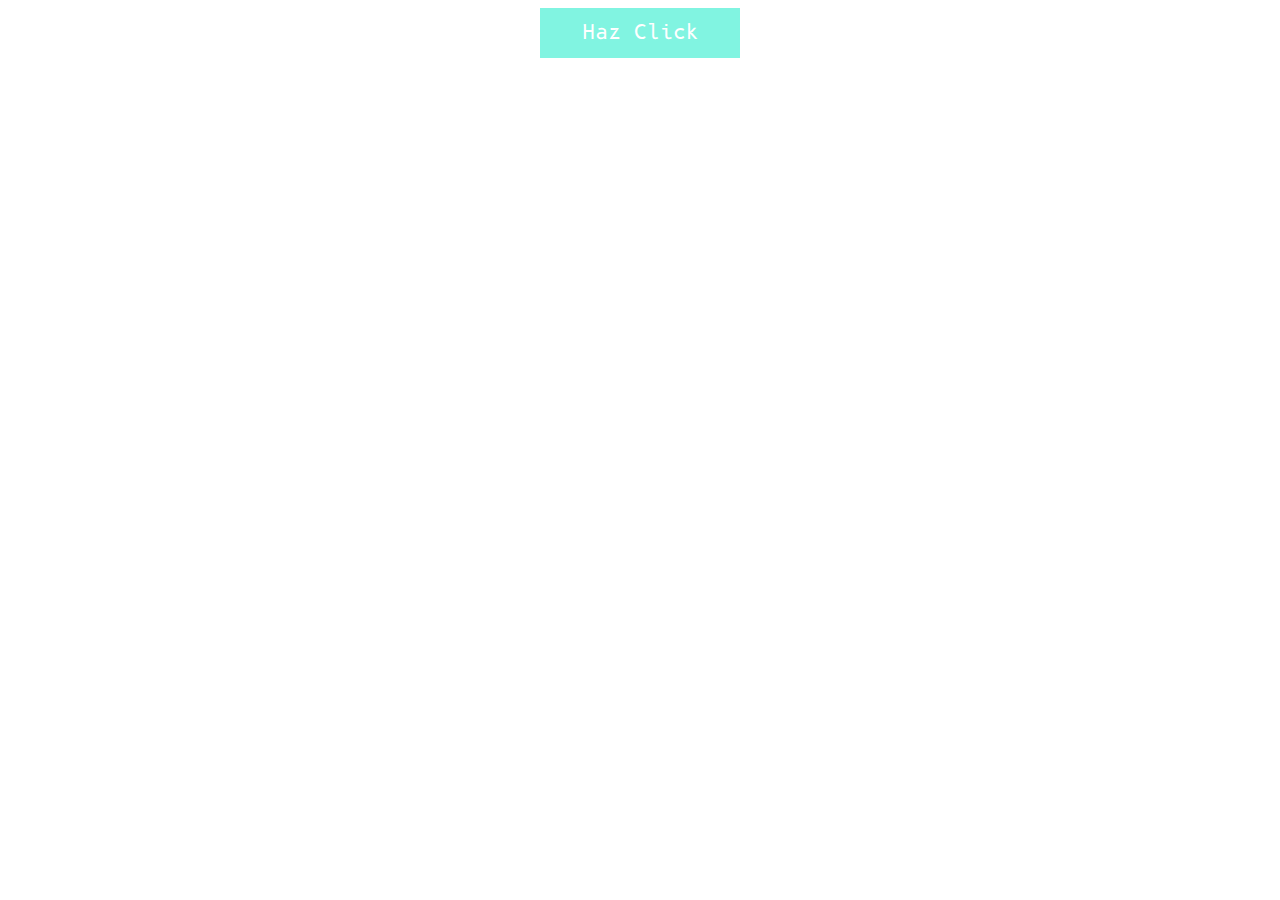
<file: ejercicio-1/index.html>
<!DOCTYPE html>
<html lang="es" dir="ltr">
  <head>
    <meta charset="utf-8">
    <meta name="viewport" content="width=device-width, initial-scale=1.0">
    <title>Ejercicio 1</title>
    <link href="https://fonts.googleapis.com/css?family=B612+Mono:700&display=swap" rel="stylesheet">
    <link rel="stylesheet" href="assets/style.css">
  </head>

  <body>
    <div class="container">
      <div class="row">
          <button class="button" type="button" name="button">Haz Click</button>
      </div>
    </div>

  </body>
</html>
</file>
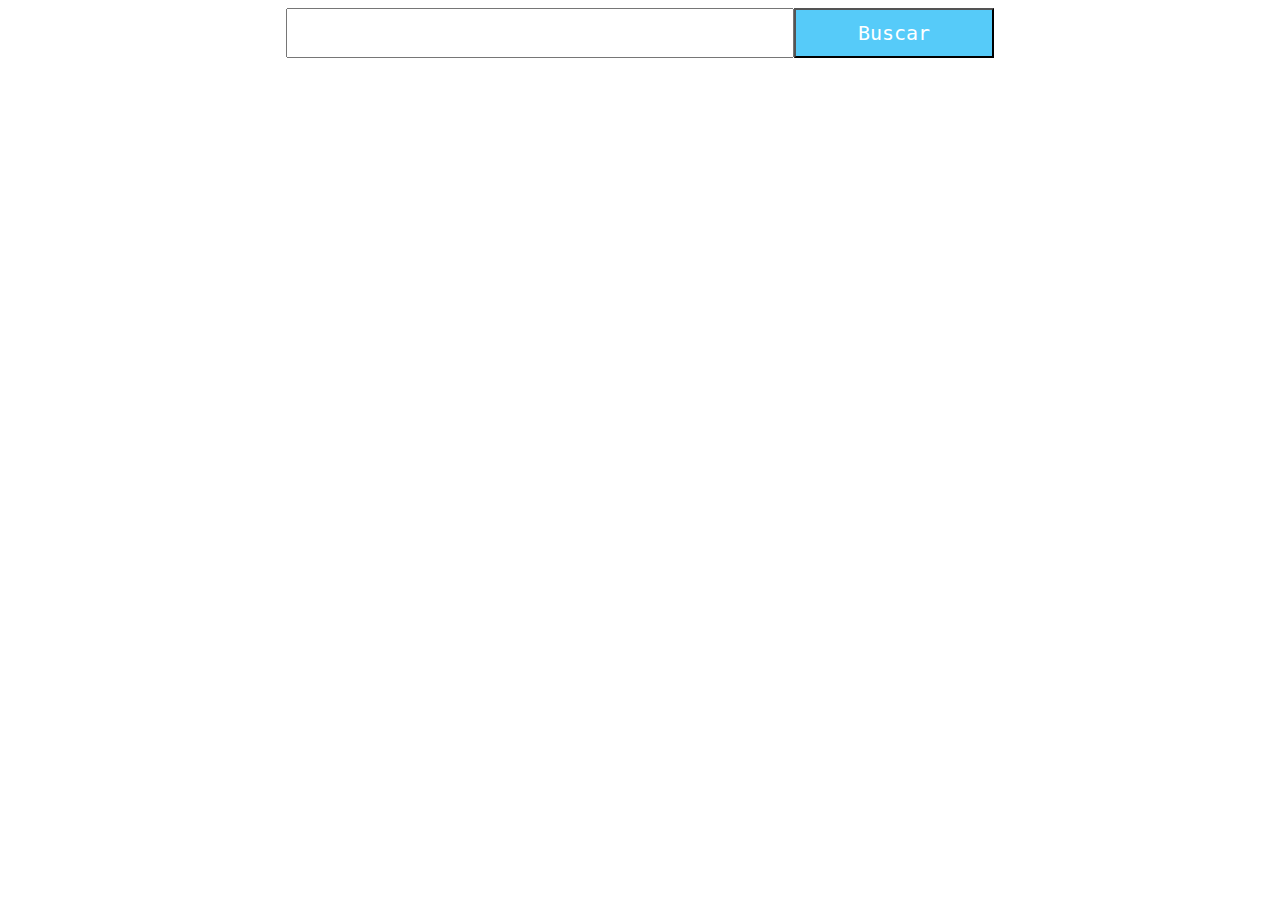
<file: ejercicio-2/index.html>
<!DOCTYPE html>
<html lang="es" dir="ltr">
  <head>
    <meta charset="utf-8">
    <meta name="viewport" content="width=device-width, initial-scale=1.0">
    <title>Ejercicio 2</title>
    <link rel="stylesheet" href="assets/style.css">
  </head>

  <body>
    <div class="container">
      <div class="row">
        <div class="form">
          <input type="text" name="" value="">
          <button class="button" type="button" name="button">Buscar</button>
        </div>
      </div>

    </div>

  </body>
</html>
</file>
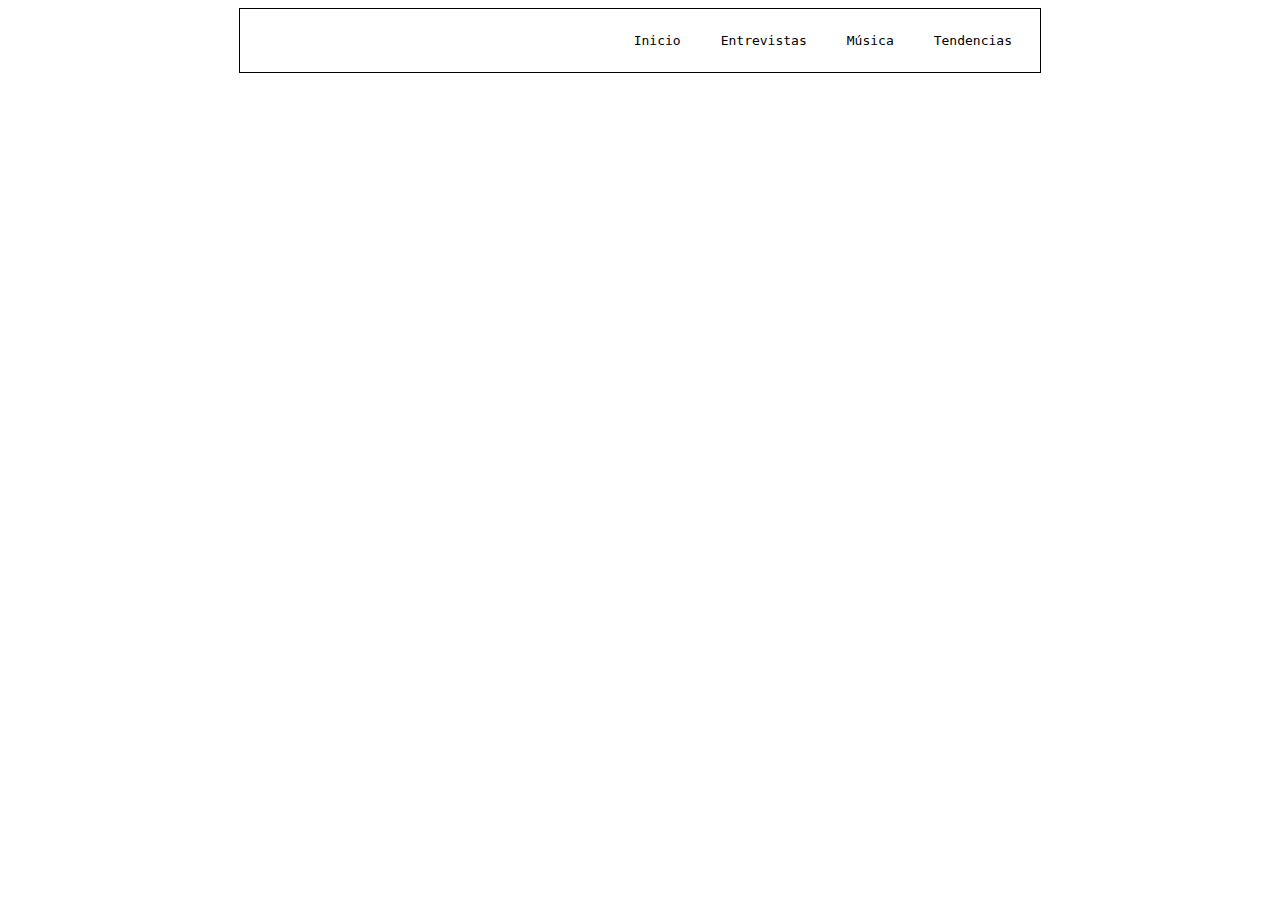
<file: ejercicio-3/index.html>
<!DOCTYPE html>
<html lang="es" dir="ltr">
<head>
  <meta charset="utf-8">
  <meta name="viewport" content="width=device-width, initial-scale=1.0">
  <title>Ejercicio 3</title>
  <!--Font awesome-->
  <link rel="stylesheet" href="https://use.fontawesome.com/releases/v5.8.1/css/all.css" integrity="sha384-50oBUHEmvpQ+1lW4y57PTFmhCaXp0ML5d60M1M7uH2+nqUivzIebhndOJK28anvf" crossorigin="anonymous">
  <link rel="stylesheet" href="assets/style.css">
</head>

<body>
  <div class="container">
      <div class="logo">
        <i class="fab fa-slack"></i>
      </div>

      <div class="menu">
        <ul>
          <li>Inicio</li>
          <li>Entrevistas</li>
          <li>Música</li>
          <li>Tendencias</li>
        </ul>
      </div>
  </div>

</body>
</html>
</file>
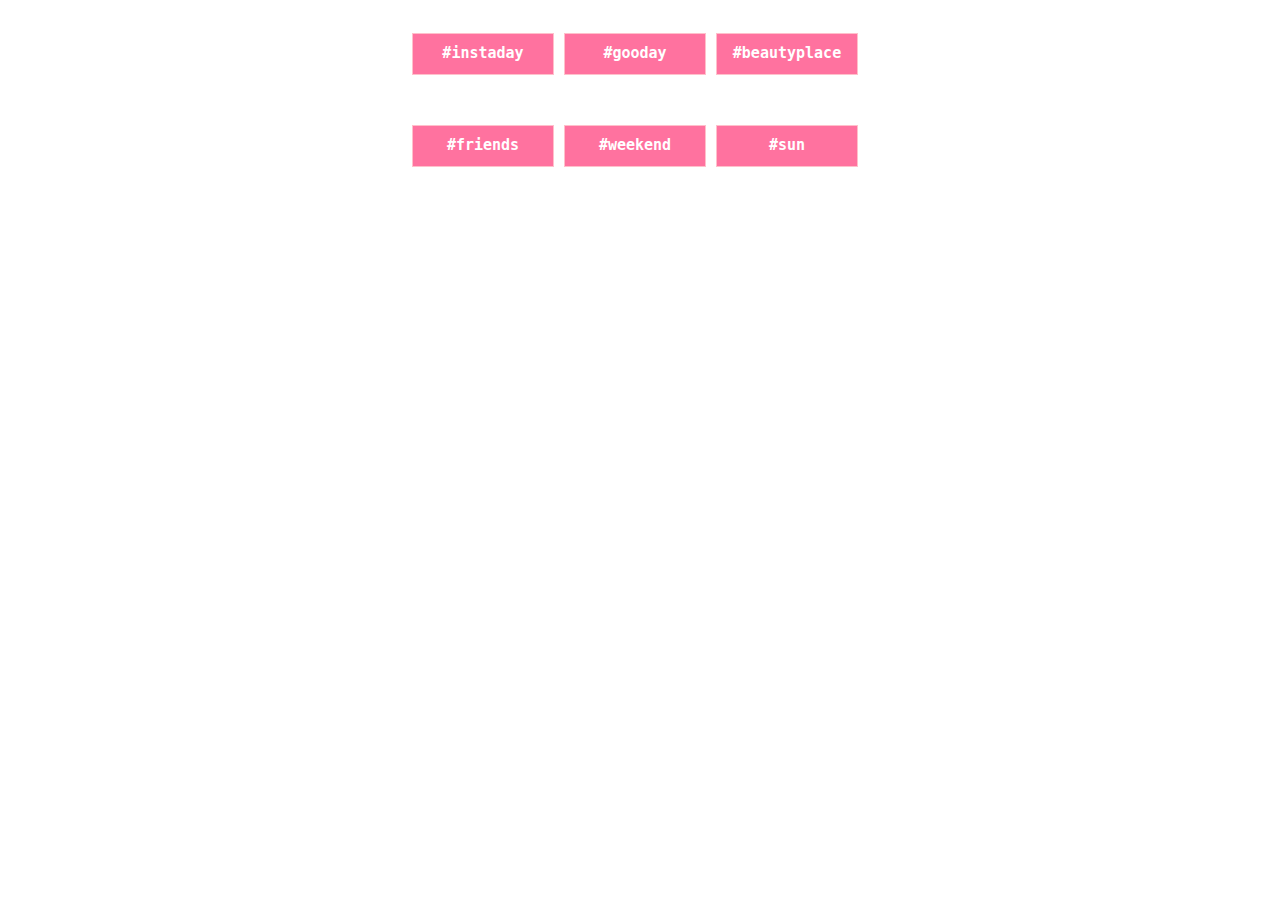
<file: ejercicio-4/index.html>
<!DOCTYPE html>
<html lang="es" dir="ltr">
<head>
  <meta charset="utf-8">
  <meta name="viewport" content="width=device-width, initial-scale=1.0">
  <title>Ejercicio 4</title>
  <link rel="stylesheet" href="assets/style.css">
</head>

<body>
  <div class="container">
    <h5>#instaday</h5>
    <h5>#gooday</h5>
    <h5>#beautyplace</h5>
  </div>

  <div class="container">
    <h5>#friends</h5>
    <h5>#weekend</h5>
    <h5>#sun</h5>
  </div>

</body>
</html>
</file>
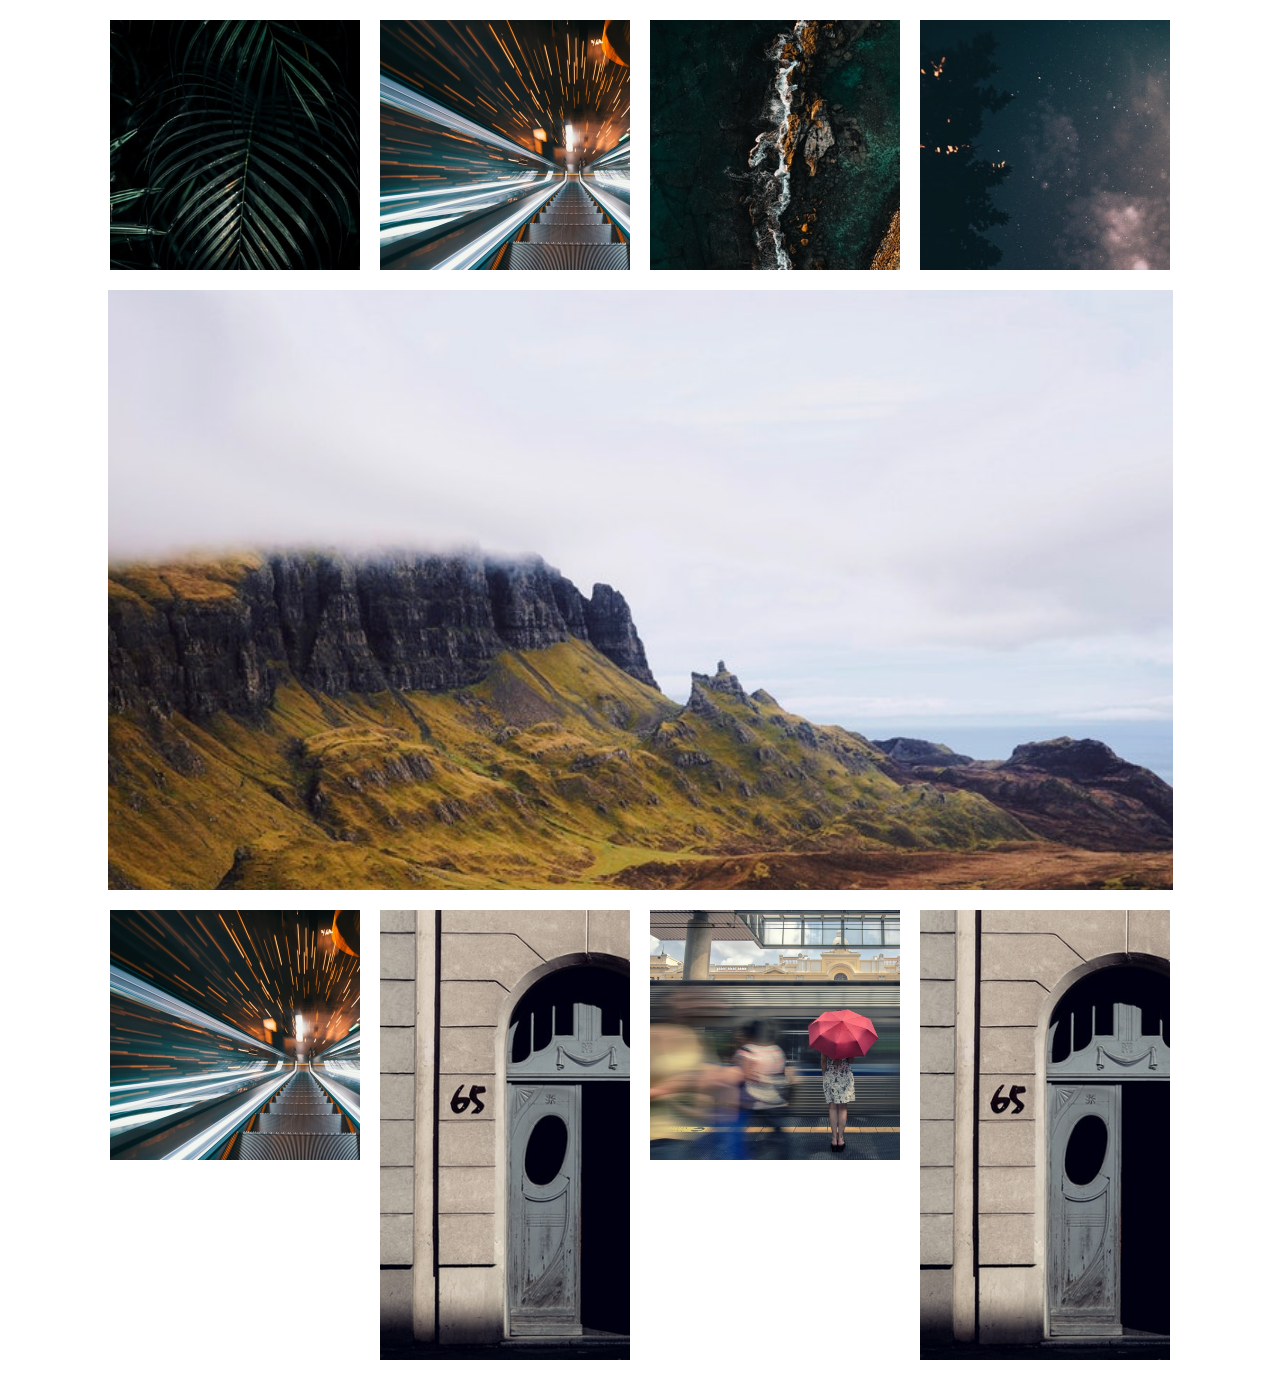
<file: ejercicio-5/index.html>
<!DOCTYPE html>
<html lang="es" dir="ltr">
  <head>
    <meta charset="utf-8">
    <meta name="viewport" content="width=device-width, initial-scale=1.0">
    <title>Ejercicio 5</title>
    <link rel="stylesheet" href="assets/style.css">
  </head>

  <body>
    <div class="container">
      <div class="cont-1"></div>
      <div class="cont-2"></div>
      <div class="cont-3"></div>
      <div class="cont-4"></div>
    </div>

    <div class="container">
      <div class="cont-5"></div>
    </div>

    <div class="container">
      <div class="cont-2"></div>
      <div class="cont-7"></div>
      <div class="cont-6"></div>
      <div class="cont-7"></div>

    </div>


  </body>
</html>
</file>
<file: ejercicio-1/assets/style.css>
.container {
  display: flex;
  align-content: center;
  align-items: center;
  justify-content: space-around;
}

.button {
  font-size: 20px;
  height: 50px;
  width: 200px;
  color: #ffffff;
  background-color: #81f4e1;
  border: none;
  font-family: 'B612 Mono', monospace;
  font-weight: 400;
}
</file>
<file: ejercicio-2/assets/style.css>
.form {
  display: flex;
  align-content: center;
  align-items: center;
  justify-content: center;
  border: gray;
}

.form input {
  height: 44px;
  width: 500px;
  float: left;
}

.button {
  font-family: monospace;
  font-size: 20px;
  height: 50px;
  width: 200px;
  background-color: #56cbf9;
  color: white;
}
</file>
<file: ejercicio-3/assets/style.css>
.container {
  display: flex;
  align-content: center;
  align-items: center;
  justify-content: space-between;
  border: 1px solid black;
  width: 800px;
  margin: 0 auto;
}

.menu li {
  display: inline-table;
  padding: 8px;
  margin-right: 20px;
  font-family: monospace;
}

.logo {
  margin-left: 90px;
  font-size: 30px;
  color: pink;
}
</file>
<file: ejercicio-4/assets/style.css>
.container {
  display: flex;
  align-content: center;
  align-items: baseline;
  justify-content: center;
}

.container h5 {
  width:140px;
  height: 30px;
  border: 1px solid pink;
  text-align: center;
  font-family: monospace;
  padding-top: 10px;
  color: white;
  background-color: #ff729f;
  margin-right: 10px;
  font-size: 15px;
}
</file>
<file: ejercicio-5/assets/style.css>
.container {
  display: flex;
  align-content: center;
  justify-content: center;
  margin: 20px;
}

.cont-1 {
  background-image: url('img/img-1.jpeg');
  width: 250px;
  height: 250px;
  background-size: cover;
  margin: 0 10px;
}

.cont-2 {
  background-image: url('img/img-2.jpeg');
  width: 250px;
  height: 250px;
  background-size: cover;
  margin: 0 10px;
}

.cont-3 {
  background-image: url('img/img-3.jpeg');
  width: 250px;
  height: 250px;
  background-size: cover;
  margin: 0 10px;
}

.cont-4 {
  background-image: url('img/img-4.jpeg');
  width: 250px;
  height: 250px;
  background-size: cover;
  margin: 0 10px;
}

.cont-5 {
  background-image: url('img/img-5.jpeg');
  width: 1065px;
  height: 600px;
  background-size: cover;
}

.cont-6 {
  background-image: url('img/img-6.jpeg');
  width: 250px;
  height: 250px;
  background-size: cover;
  margin: 0 10px;
}

.cont-7 {
  background-image: url('img/img-7.jpeg');
  width: 250px;
  height: 450px;
  background-size: cover;
  margin: 0 10px;
}
</file>
